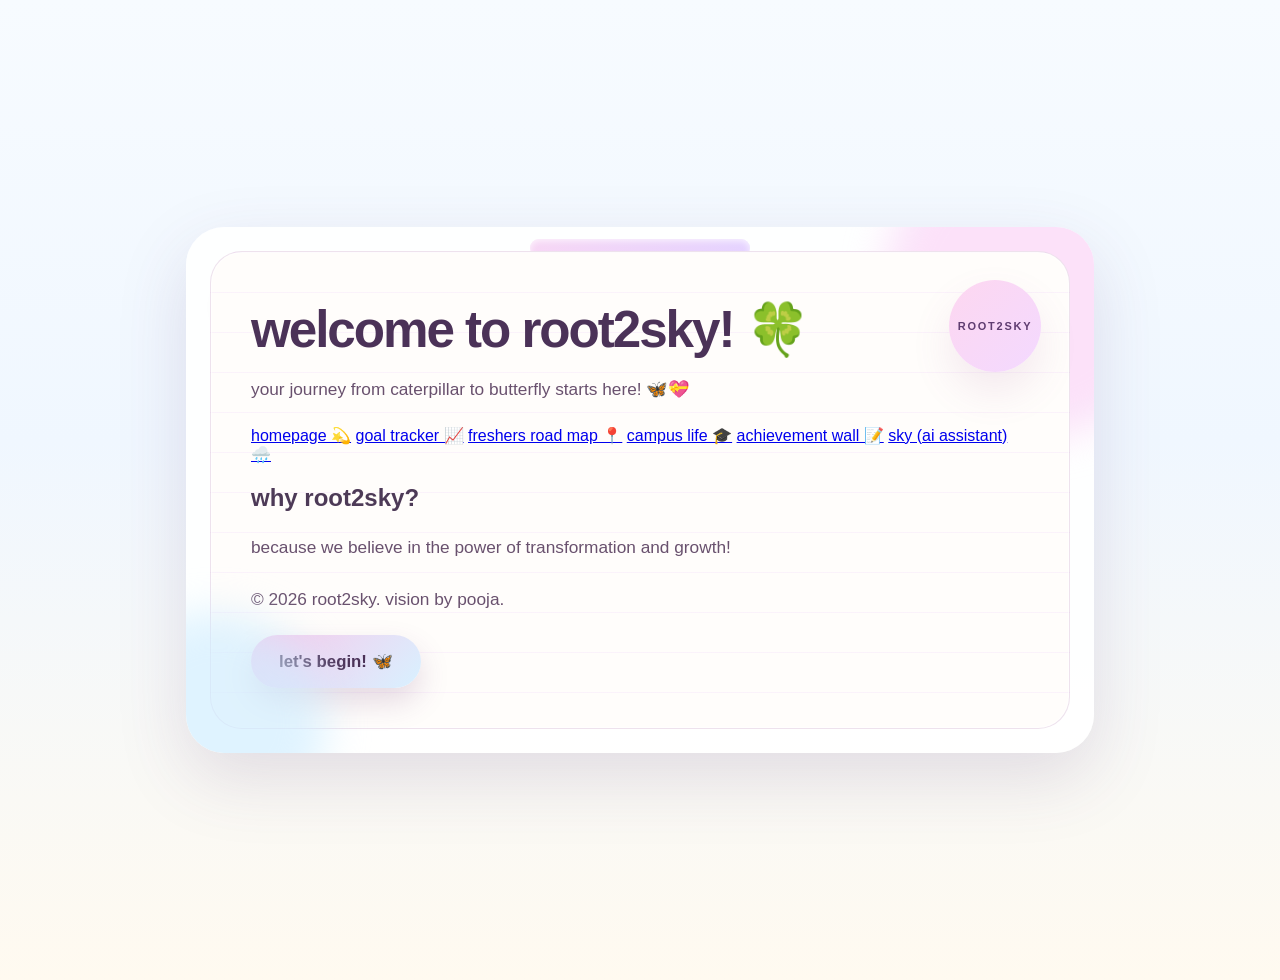
<file: index.html>
<!DOCTYPE html>
<html lang="en">
  <head>
    <meta charset="UTF-8">
    <meta name="viewport" content="width=device-width, initial-scale=1.0">
    <title>root2sky 🍀</title>
    <link rel="icon" type="image/x-icon" href="/favicon.ico">
    <link rel="stylesheet" type="text/css" href="style.css">
    <link href="https://fonts.googleapis.com/css2?family=Cinzel:wght@700&display=swap" rel="stylesheet">
  </head>
  <body>
    <div class="page-shell">
      <main class="hero-card">
        <div class="binder-top"></div>
        <div class="sticky-tab"></div>
        <section class="striped-paper">
          <div class="circle-sticker">root2sky</div>
          <h1>welcome to root2sky! 🍀</h1>
          <p>your journey from caterpillar to butterfly starts here! 🦋💝</p>
          <nav>
            <a href="homepage.html">homepage 💫</a>
            <a href="goaltracker.html">goal tracker 📈</a>
            <a href="freshers road map .html">freshers road map 📍</a>
            <a href="campus life.html">campus life 🎓</a>
            <a href="achievement wall.html">achievement wall 📝</a>
            <a href="sky.html">sky (ai assistant) 🌧️</a>
          </nav>
          <section class="mission">
            <h2>why root2sky?</h2>
            <p>because we believe in the power of transformation and growth!</p>
          </section>
          <footer>
            <p>© 2026 root2sky. vision by pooja.</p>
            <a href="homepage.html"><button>let's begin! 🦋</button></a>
          </footer>
        </section>
      </main>
    </div>
  </body>
</html>
</file>
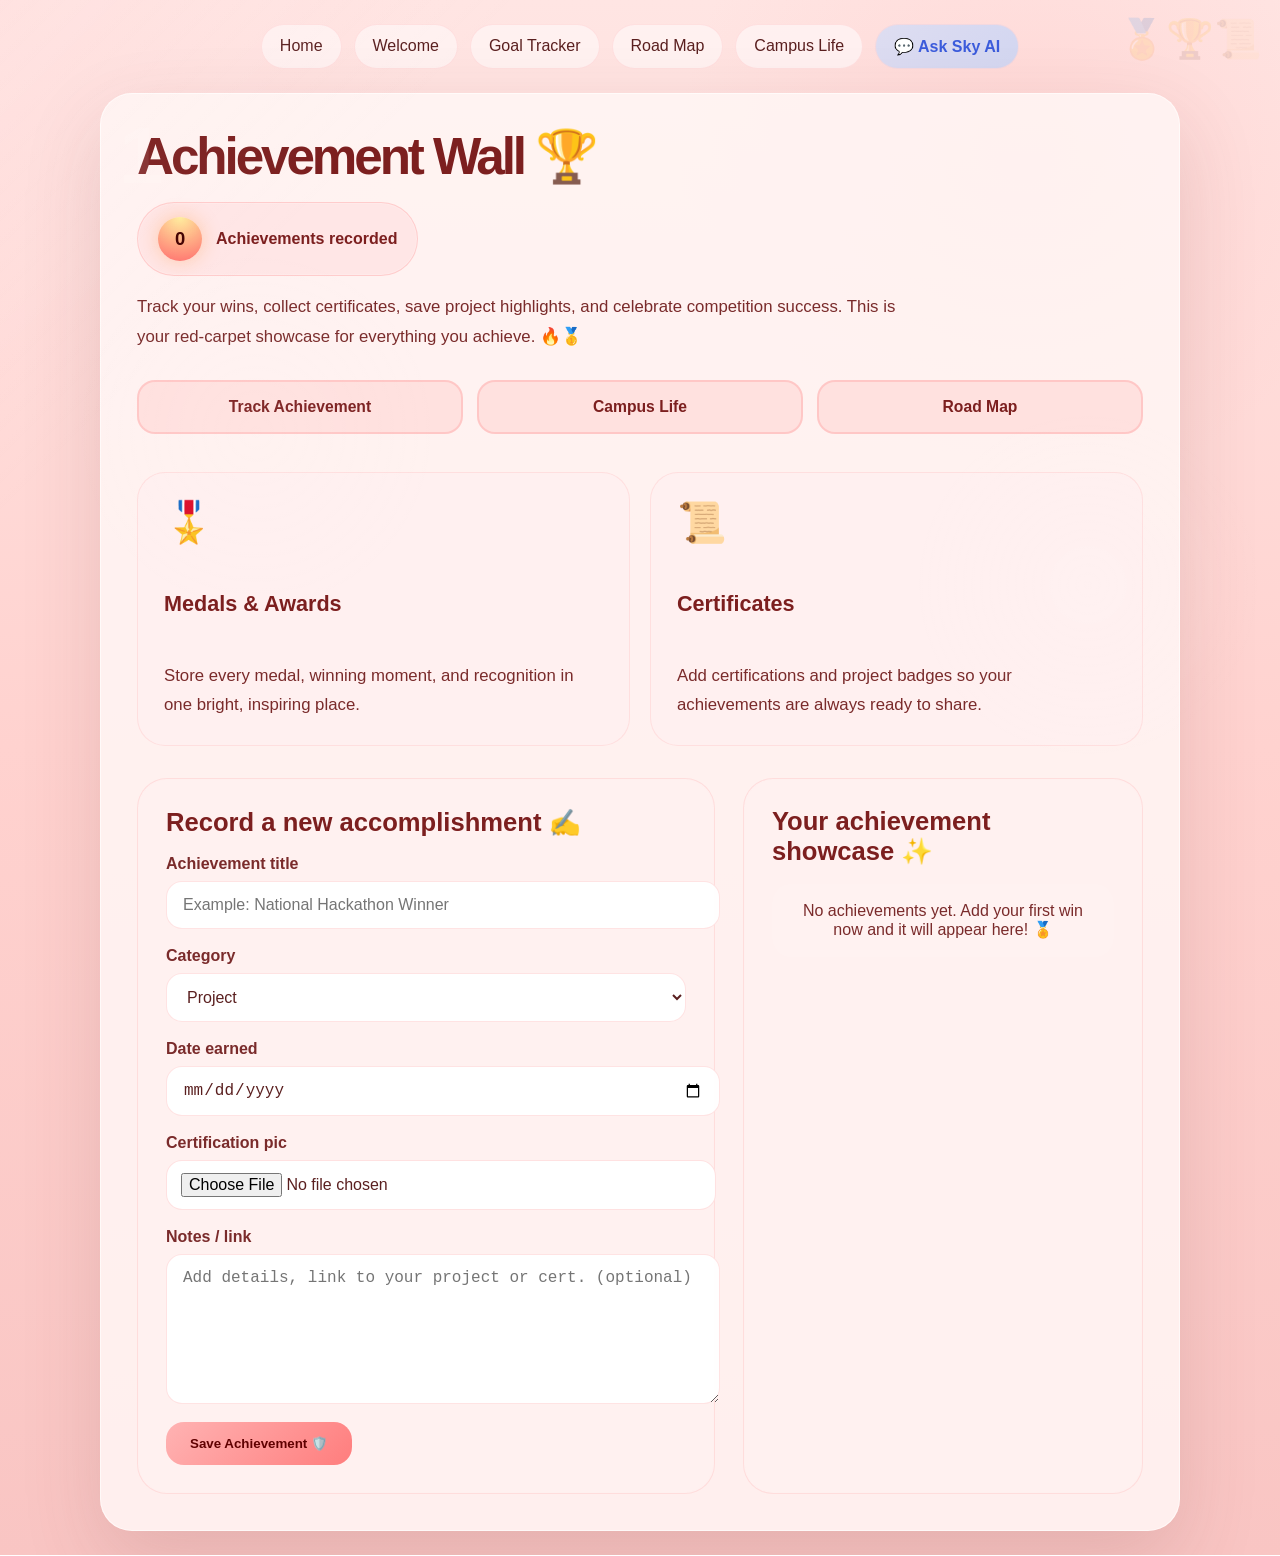
<file: achievement wall.html>
<!DOCTYPE html>
<html lang="en">
<head>
  <meta charset="UTF-8">
  <meta name="viewport" content="width=device-width, initial-scale=1.0">
  <title>Achievement Wall 🏆</title>
  <style>
    body {
      margin: 0;
      font-family: 'Arial', sans-serif;
      min-height: 100vh;
      color: #5a1f1f;
      background: radial-gradient(circle at top left, rgba(255, 215, 215, 0.35), transparent 22%),
                  radial-gradient(circle at 80% 10%, rgba(255, 182, 182, 0.25), transparent 20%),
                  linear-gradient(180deg, #ffe5e3 0%, #ffd2cf 48%, #f9c5c3 100%);
      overflow-x: hidden;
    }
    body::before {
      content: '🏅🏆📜';
      position: fixed;
      top: 16px;
      right: 18px;
      font-size: 2.4rem;
      opacity: 0.14;
      pointer-events: none;
    }
    body::after {
      content: '';
      position: fixed;
      inset: 0;
      background-image: radial-gradient(circle at 20% 48%, rgba(255,255,255,0.06), transparent 16%),
                        radial-gradient(circle at 85% 65%, rgba(255,255,255,0.08), transparent 14%),
                        linear-gradient(135deg, rgba(255,255,255,0.08) 0%, transparent 24%);
      pointer-events: none;
    }
    .page-shell {
      max-width: 1080px;
      margin: 0 auto;
      padding: 24px;
    }
    .nav-links {
      display: flex;
      flex-wrap: wrap;
      gap: 12px;
      justify-content: center;
      margin-bottom: 24px;
    }
    .nav-links a {
      color: #5a1f1f;
      text-decoration: none;
      background: rgba(255, 242, 242, 0.9);
      padding: 12px 18px;
      border-radius: 999px;
      border: 1px solid rgba(255,215,215,0.7);
      transition: transform 0.2s ease, background 0.2s ease;
    }
    .nav-links a:hover {
      transform: translateY(-2px);
      background: rgba(255, 255, 255, 0.2);
    }
    .hero-card {
      background: rgba(255, 245, 244, 0.88);
      border: 1px solid rgba(255,255,255,0.6);
      border-radius: 32px;
      padding: 36px;
      box-shadow: 0 30px 80px rgba(117, 61, 61, 0.16);
      position: relative;
      overflow: hidden;
    }
    .hero-card::before {
      content: '1';
      position: absolute;
      top: 16px;
      left: 18px;
      font-size: 5rem;
      color: rgba(255, 255, 255, 0.08);
      font-weight: 900;
    }
    .hero-card h1 {
      margin: 0;
      font-size: clamp(2.6rem, 4vw, 3.8rem);
      line-height: 1.05;
      letter-spacing: -0.06em;
      color: #7c1f1f;
    }
    .hero-card p {
      margin: 16px 0 0;
      font-size: 1.05rem;
      line-height: 1.8;
      color: #7a2b2b;
      max-width: 760px;
    }
    .achievement-score {
      margin-top: 18px;
      display: inline-flex;
      align-items: center;
      gap: 14px;
      padding: 14px 20px;
      border-radius: 999px;
      background: rgba(255,230,230,0.95);
      border: 1px solid rgba(255,198,198,0.8);
      color: #7c1f1f;
      font-weight: 700;
      box-shadow: inset 0 0 0 1px rgba(255,255,255,0.14);
      animation: glow 2.6s ease-in-out infinite;
    }
    .achievement-score .count {
      display: inline-flex;
      align-items: center;
      justify-content: center;
      min-width: 44px;
      height: 44px;
      border-radius: 50%;
      background: radial-gradient(circle at top, #ffef9d, #ff6d6d);
      color: #430000;
      font-size: 1.15rem;
      box-shadow: 0 0 20px rgba(255, 125, 0, 0.28);
    }
    @keyframes glow {
      0%, 100% { box-shadow: inset 0 0 0 1px rgba(255,255,255,0.08), 0 0 18px rgba(255, 187, 85, 0.1); }
      50% { box-shadow: inset 0 0 0 1px rgba(255,255,255,0.08), 0 0 28px rgba(255, 187, 85, 0.22); }
    }
    .hero-actions {
      margin-top: 28px;
      display: grid;
      grid-template-columns: repeat(3, minmax(160px, 1fr));
      gap: 14px;
    }
    .hero-actions a {
      display: inline-flex;
      justify-content: center;
      align-items: center;
      gap: 8px;
      padding: 16px 18px;
      border-radius: 18px;
      text-decoration: none;
      font-weight: 800;
      font-size: 0.98rem;
      color: #7c1f1f;
      background: #ffe1df;
      border: 2px solid rgba(255, 167, 167, 0.45);
      transition: transform 0.2s ease, box-shadow 0.2s ease;
    }
    .hero-actions a:hover {
      transform: translateY(-3px);
      box-shadow: 0 18px 30px rgba(255, 135, 35, 0.24);
    }
    .decorations {
      display: grid;
      grid-template-columns: 1fr 1fr;
      gap: 20px;
      margin-top: 38px;
    }
    .decor-card {
      background: rgba(255,240,240,0.9);
      border: 1px solid rgba(255,215,215,0.7);
      border-radius: 28px;
      padding: 26px;
      min-height: 220px;
      display: flex;
      flex-direction: column;
      justify-content: space-between;
    }
    .decor-card h2 {
      margin: 0;
      font-size: 1.35rem;
      color: #7c1f1f;
    }
    .decor-card p {
      margin: 12px 0 0;
      color: #7a2b2b;
      line-height: 1.7;
    }
    .decor-card .icon {
      font-size: 2.5rem;
      margin-bottom: 12px;
    }
    .achievement-panel {
      margin-top: 32px;
      display: grid;
      grid-template-columns: 1.3fr 0.9fr;
      gap: 28px;
    }
    .form-card, .list-card {
      background: rgba(255,242,241,0.95);
      border: 1px solid rgba(255,215,215,0.8);
      border-radius: 30px;
      padding: 28px;
      box-shadow: inset 0 0 0 1px rgba(255, 225, 225, 0.14);
    }
    .form-card h2, .list-card h2 {
      margin: 0 0 18px;
      font-size: 1.6rem;
      color: #7c1f1f;
    }
    .achievement-form {
      display: grid;
      gap: 18px;
    }
    .achievement-form label {
      display: grid;
      gap: 8px;
      color: #7a2b2b;
      font-weight: 700;
    }
    .achievement-form input,
    .achievement-form select,
    .achievement-form textarea {
      width: 100%;
      border-radius: 16px;
      border: 1px solid rgba(255,215,215,0.7);
      background: rgba(255,255,255,0.95);
      color: #5a1f1f;
      padding: 14px 16px;
      font-size: 1rem;
      outline: none;
    }
    .achievement-form textarea { resize: vertical; min-height: 120px; }
    .achievement-form input[type="file"] {
      color: #5a1f1f;
      background: rgba(255,255,255,0.96);
      border: 1px solid rgba(255,215,215,0.75);
      padding: 12px 14px;
      border-radius: 16px;
    }
    .achievement-form button {
      width: fit-content;
      padding: 14px 24px;
      border: none;
      border-radius: 18px;
      background: linear-gradient(135deg,#ffb3b3,#ff7d7d);
      color: #600000;
      font-weight: 900;
      cursor: pointer;
      transition: transform 0.2s ease, box-shadow 0.2s ease;
    }
    .achievement-form button:hover {
      transform: translateY(-2px);
      box-shadow: 0 16px 30px rgba(255, 76, 76, 0.28);
    }
    .confetti-container {
      position: fixed;
      inset: 0;
      pointer-events: none;
      overflow: hidden;
      z-index: 50;
    }
    .confetti-piece {
      position: absolute;
      width: 10px;
      height: 10px;
      border-radius: 50%;
      opacity: 0;
      animation: confetti-fall 1.4s ease-out forwards;
    }
    @keyframes confetti-fall {
      0% {
        opacity: 1;
        transform: translateY(0) rotate(0deg);
      }
      100% {
        opacity: 0;
        transform: translateY(260px) rotate(720deg);
      }
    }
    .achievement-list {
      display: grid;
      gap: 18px;
    }
    .achievement-item {
      background: rgba(255,244,244,0.95);
      border: 1px solid rgba(255,210,210,0.7);
      border-radius: 24px;
      padding: 18px 22px;
      display: grid;
      gap: 10px;
    }
    .achievement-item img {
      width: 100%;
      max-height: 260px;
      object-fit: cover;
      border-radius: 18px;
      border: 1px solid rgba(255,255,255,0.18);
    }
    .achievement-item strong {
      display: block;
      font-size: 1.12rem;
      color: #5a1f1f;
    }
    .achievement-meta {
      display: flex;
      flex-wrap: wrap;
      gap: 10px;
      color: #7a2b2b;
      font-size: 0.95rem;
    }
    .achievement-row {
      color: #7a2b2b;
      line-height: 1.6;
    }
    .empty-state {
      padding: 18px;
      border-radius: 20px;
      background: rgba(255,255,255,0.08);
      color: #7a2b2b;
      text-align: center;
    }
    @media (max-width: 980px) {
      .achievement-panel { grid-template-columns: 1fr; }
      .hero-actions { grid-template-columns: 1fr; }
      .decorations { grid-template-columns: 1fr; }
    }
    @media (max-width: 620px) {
      .page-shell { padding: 16px; }
      .hero-card { padding: 24px; }
    }
  </style>
</head>
<body>
  <div class="page-shell">
    <div class="confetti-container" id="confettiContainer"></div>
    <div class="nav-links">
      <a href="index.html">Home</a>
      <a href="homepage.html">Welcome</a>
      <a href="goaltracker.html">Goal Tracker</a>
      <a href="freshers road map .html">Road Map</a>
      <a href="campus life.html">Campus Life</a>
      <a href="sky (ai assistant).html" style="background: linear-gradient(135deg, rgba(200, 220, 255, 0.6), rgba(180, 210, 255, 0.6)); color: #3b5bdb; font-weight: 700;">💬 Ask Sky AI</a>
    </div>
    <div class="hero-card">
      <h1>Achievement Wall 🏆</h1>
      <div class="achievement-score">
        <span class="count" id="achievementCount">0</span>
        <span>Achievements recorded</span>
      </div>
      <p>Track your wins, collect certificates, save project highlights, and celebrate competition success. This is your red-carpet showcase for everything you achieve. 🔥🥇</p>
      <div class="hero-actions">
        <a href="achievement wall.html">Track Achievement</a>
        <a href="campus life.html">Campus Life</a>
        <a href="freshers road map .html">Road Map</a>
      </div>
      <div class="decorations">
        <div class="decor-card">
          <div class="icon">🎖️</div>
          <h2>Medals & Awards</h2>
          <p>Store every medal, winning moment, and recognition in one bright, inspiring place.</p>
        </div>
        <div class="decor-card">
          <div class="icon">📜</div>
          <h2>Certificates</h2>
          <p>Add certifications and project badges so your achievements are always ready to share.</p>
        </div>
      </div>
      <div class="achievement-panel">
        <section class="form-card">
          <h2>Record a new accomplishment ✍️</h2>
          <form class="achievement-form" id="achievementForm">
            <label>
              Achievement title
              <input id="titleInput" type="text" placeholder="Example: National Hackathon Winner" required>
            </label>
            <label>
              Category
              <select id="categorySelect">
                <option value="Project">Project</option>
                <option value="Certificate">Certificate</option>
                <option value="Competition">Competition</option>
                <option value="Other">Other</option>
              </select>
            </label>
            <label>
              Date earned
              <input id="dateInput" type="date" required>
            </label>
            <label>
              Certification pic
              <input id="imageInput" type="file" accept="image/*">
            </label>
            <label>
              Notes / link
              <textarea id="notesInput" placeholder="Add details, link to your project or cert. (optional)"></textarea>
            </label>
            <button type="submit">Save Achievement 🛡️</button>
          </form>
        </section>
        <section class="list-card">
          <h2>Your achievement showcase ✨</h2>
          <div class="achievement-list" id="achievementList">
            <div class="empty-state">No achievements yet. Add your first win now and it will appear here! 🏅</div>
          </div>
        </section>
      </div>
    </div>
  </div>
  <script>
    const achievementForm = document.getElementById('achievementForm');
    const titleInput = document.getElementById('titleInput');
    const categorySelect = document.getElementById('categorySelect');
    const dateInput = document.getElementById('dateInput');
    const imageInput = document.getElementById('imageInput');
    const notesInput = document.getElementById('notesInput');
    const achievementCount = document.getElementById('achievementCount');
    const achievementList = document.getElementById('achievementList');
    const confettiContainer = document.getElementById('confettiContainer');
    const STORAGE_KEY = 'root2skyAchievementWall';

    function loadAchievements() {
      const stored = localStorage.getItem(STORAGE_KEY);
      return stored ? JSON.parse(stored) : [];
    }

    function saveAchievements(records) {
      localStorage.setItem(STORAGE_KEY, JSON.stringify(records));
    }

    function renderAchievements() {
      const achievements = loadAchievements();
      achievementCount.textContent = achievements.length;
      achievementList.innerHTML = '';
      if (!achievements.length) {
        achievementList.innerHTML = '<div class="empty-state">No achievements yet. Add your first win now and it will appear here! 🏅</div>';
        return;
      }
      achievements.sort((a,b) => new Date(b.date) - new Date(a.date));
      achievements.forEach(item => {
        const el = document.createElement('div');
        el.className = 'achievement-item';
        el.innerHTML = `
          <strong>${item.title}</strong>
          <div class="achievement-meta">🏷️ ${item.category} • 📅 ${item.date}</div>
          <div class="achievement-row">${item.notes ? item.notes : 'No extra notes provided.'}</div>
          ${item.image ? `<img src="${item.image}" alt="Certification pic">` : ''}
        `;
        achievementList.appendChild(el);
      });
    }

    function launchConfetti() {
      const colors = ['#ffd700', '#ff6b6b', '#ff9f1c', '#fff1c1', '#ff3864'];
      const count = 18;
      for (let i = 0; i < count; i++) {
        const confetti = document.createElement('div');
        confetti.className = 'confetti-piece';
        confetti.style.background = colors[Math.floor(Math.random() * colors.length)];
        confetti.style.left = `${Math.random() * 90 + 5}%`;
        confetti.style.top = '-12px';
        confetti.style.width = `${Math.random() * 8 + 8}px`;
        confetti.style.height = `${Math.random() * 8 + 8}px`;
        confetti.style.animationDuration = `${1.1 + Math.random() * 0.6}s`;
        confetti.style.transform = `rotate(${Math.random() * 360}deg)`;
        confettiContainer.appendChild(confetti);
        setTimeout(() => confetti.remove(), 1700);
      }
    }

    achievementForm.addEventListener('submit', event => {
      event.preventDefault();
      const title = titleInput.value.trim();
      const category = categorySelect.value;
      const date = dateInput.value;
      const notes = notesInput.value.trim();
      const imageFile = imageInput.files[0];
      if (!title || !date) return;
      const achievements = loadAchievements();
      const saveRecord = imageData => {
        achievements.push({ title, category, date, notes, image: imageData });
        saveAchievements(achievements);
        titleInput.value = '';
        dateInput.value = '';
        notesInput.value = '';
        imageInput.value = '';
        renderAchievements();
        launchConfetti();
      };
      if (imageFile) {
        const reader = new FileReader();
        reader.onload = () => saveRecord(reader.result);
        reader.readAsDataURL(imageFile);
      } else {
        saveRecord('');
      }
    });

    renderAchievements();
  </script>
</body>
</html>
</file>
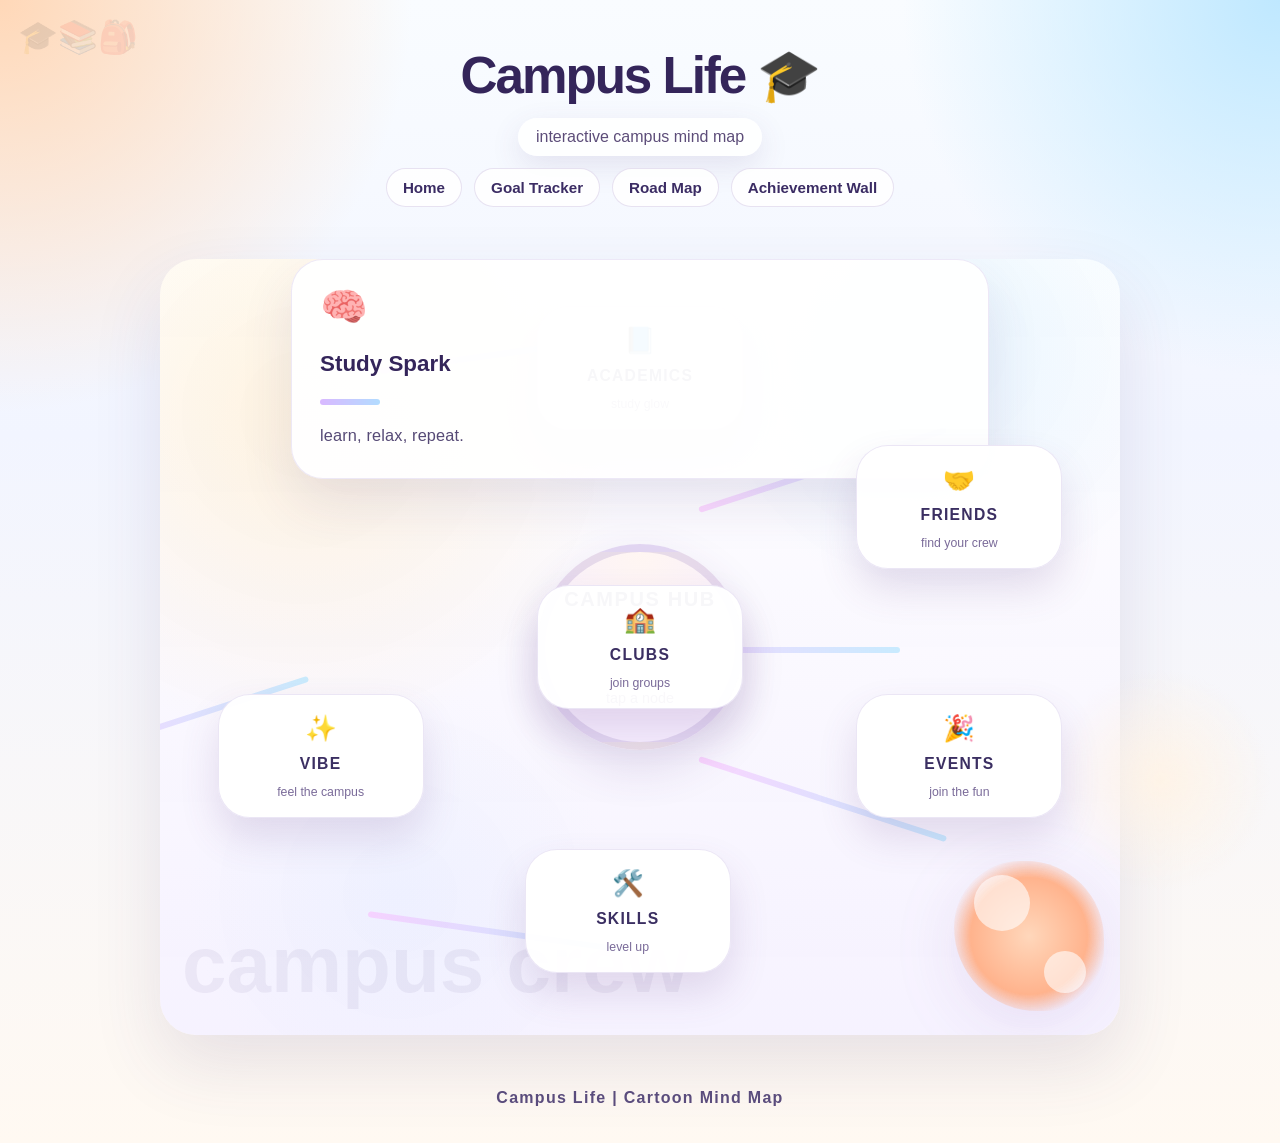
<file: campus life.html>
<!DOCTYPE html>
<html lang="en">
<head>
  <meta charset="UTF-8">
  <meta name="viewport" content="width=device-width, initial-scale=1.0">
  <title>Campus Life</title>
  <style>
    body {
      font-family: 'Arial', sans-serif;
      margin: 0;
      padding: 0;
      min-height: 100vh;
      background: radial-gradient(circle at top left, #ffd8b8 0%, transparent 24%),
                  radial-gradient(circle at top right, #bfe8ff 0%, transparent 22%),
                  linear-gradient(180deg, #f9fcff 0%, #f2f5ff 38%, #fff9f2 100%);
      color: #1b1536;
      overflow-x: hidden;
    }
    body::before {
      content: '🎓📚🎒';
      position: fixed;
      top: 18px;
      left: 18px;
      font-size: 2rem;
      opacity: 0.12;
      pointer-events: none;
    }
    body::after {
      content: '';
      position: fixed;
      bottom: 0;
      right: 0;
      width: 240px;
      height: 240px;
      background: radial-gradient(circle, rgba(255,243,229,0.9) 0%, transparent 65%);
      pointer-events: none;
    }
    header {
      display: grid;
      gap: 12px;
      padding: 46px 20px 28px;
      text-align: center;
      position: relative;
      z-index: 1;
    }
    header h1 {
      margin: 0;
      font-size: clamp(2.6rem, 4vw, 3.6rem);
      letter-spacing: -0.04em;
      color: #34255a;
    }
    .subtitle {
      display: inline-flex;
      align-items: center;
      justify-content: center;
      gap: 10px;
      font-size: 1rem;
      color: #5c4d79;
      background: rgba(255,255,255,0.88);
      border-radius: 999px;
      padding: 10px 18px;
      box-shadow: 0 10px 30px rgba(91, 68, 129, 0.12);
      margin: 0 auto;
      max-width: 560px;
    }
    .nav-links {
      display: inline-flex;
      flex-wrap: wrap;
      gap: 12px;
      justify-content: center;
      font-size: 0.95rem;
      color: #3b2c64;
    }
    .nav-links a {
      color: #3b2c64;
      text-decoration: none;
      font-weight: 700;
      background: rgba(255,255,255,0.86);
      padding: 10px 16px;
      border-radius: 999px;
      border: 1px solid rgba(128, 98, 175, 0.18);
      transition: transform 0.2s ease, background 0.2s ease;
    }
    .nav-links a:hover {
      transform: translateY(-2px);
      background: rgba(255,255,255,1);
    }
    main {
      max-width: 960px;
      margin: 0 auto 34px;
      padding: 0 20px;
    }
    .campus-map {
      position: relative;
      min-height: 680px;
      margin-top: 24px;
      border-radius: 36px;
      background: linear-gradient(180deg, rgba(255,255,255,0.94), rgba(245,241,255,0.92));
      box-shadow: 0 30px 70px rgba(74, 56, 119, 0.12);
      overflow: hidden;
      padding: 48px;
      display: grid;
      place-items: center;
    }
    .campus-map::before {
      content: '';
      position: absolute;
      inset: 0;
      background-image:
        radial-gradient(circle at 15% 20%, rgba(255,223,165,0.35) 0%, transparent 32%),
        radial-gradient(circle at 82% 12%, rgba(206,235,255,0.45) 0%, transparent 24%),
        radial-gradient(circle at 25% 82%, rgba(194,221,255,0.18) 0%, transparent 22%);
      pointer-events: none;
    }
    .campus-map::after {
      content: 'campus crew'
      attr(data-tag);
      position: absolute;
      left: 22px;
      bottom: 24px;
      font-size: 5rem;
      font-weight: 700;
      color: rgba(57, 35, 102, 0.06);
      pointer-events: none;
    }
    .center-hub {
      position: relative;
      width: 190px;
      height: 190px;
      border-radius: 50%;
      background: radial-gradient(circle at top, #fff6f2, #f7eeff 70%);
      border: 8px solid rgba(111, 81, 170, 0.16);
      display: grid;
      place-items: center;
      text-align: center;
      z-index: 2;
      box-shadow: 0 18px 45px rgba(83, 52, 128, 0.14);
      animation: float 6s ease-in-out infinite;
    }
    .center-hub strong {
      display: block;
      font-size: 1.25rem;
      color: #382f61;
      letter-spacing: 0.08em;
      text-transform: uppercase;
    }
    .center-hub span {
      display: block;
      margin-top: 8px;
      font-size: 0.9rem;
      color: #605385;
    }
    .branch {
      position: absolute;
      display: grid;
      place-items: center;
      pointer-events: none;
    }
    .branch::before {
      content: '';
      position: absolute;
      width: 260px;
      height: 6px;
      background: linear-gradient(90deg, rgba(252,185,255,0.9), rgba(158,223,255,0.9));
      border-radius: 999px;
      top: 50%;
      left: 50%;
      transform-origin: left center;
      opacity: 0.6;
    }
    .branch-academics { top: 6%; left: 50%; transform: translateX(-50%); }
    .branch-academics::before { transform: translateX(-100%) rotate(-8deg); }
    .branch-friends { top: 24%; right: 6%; }
    .branch-friends::before { transform: translateX(-100%) rotate(-18deg); }
    .branch-events { top: 56%; right: 6%; }
    .branch-events::before { transform: translateX(-100%) rotate(18deg); }
    .branch-skills { top: 76%; left: 38%; }
    .branch-skills::before { transform: translateX(-100%) rotate(8deg); }
    .branch-vibe { top: 56%; left: 6%; }
    .branch-vibe::before { transform: translateX(-100%) rotate(-18deg); }
    .campus-node {
      position: relative;
      width: 172px;
      padding: 18px 16px;
      border-radius: 32px;
      background: rgba(255,255,255,0.96);
      border: 1px solid rgba(129,98,190,0.16);
      box-shadow: 0 20px 38px rgba(104,68,134,0.16);
      display: grid;
      place-items: center;
      text-align: center;
      gap: 12px;
      cursor: pointer;
      transition: transform 0.25s ease, box-shadow 0.25s ease, background 0.25s ease;
      z-index: 3;
      pointer-events: auto;
    }
    .campus-node:hover {
      transform: translateY(-6px) scale(1.02);
      box-shadow: 0 28px 58px rgba(104,68,134,0.22);
      background: linear-gradient(180deg, rgba(255,255,255,0.98), rgba(244,238,255,0.96));
    }
    .campus-node .emoji {
      font-size: 1.6rem;
    }
    .campus-node strong {
      font-size: 0.98rem;
      text-transform: uppercase;
      letter-spacing: 0.08em;
      color: #3b2f62;
    }
    .campus-node .tip {
      font-size: 0.77rem;
      color: #6c5b8e;
      opacity: 0.9;
    }
    .bubble-wall {
      position: absolute;
      inset: 0;
      display: grid;
      align-items: end;
      justify-items: center;
      padding-bottom: 42px;
      pointer-events: none;
      gap: 20px;
    }
    .bubble {
      width: 100%;
      max-width: 640px;
      min-height: 170px;
      border-radius: 32px;
      background: rgba(255,255,255,0.96);
      border: 1px solid rgba(127,96,195,0.14);
      box-shadow: 0 24px 52px rgba(76, 60, 122, 0.12);
      padding: 24px 28px;
      display: grid;
      gap: 12px;
      transform: translateY(18px);
      opacity: 0;
      transition: transform 0.35s ease, opacity 0.35s ease;
      pointer-events: none;
      z-index: 1;
    }
    .bubble.active {
      opacity: 1;
      transform: translateY(0);
      pointer-events: auto;
    }
    .bubble .bubble-emoji {
      font-size: 2.4rem;
    }
    .bubble strong {
      font-size: 1.4rem;
      color: #34255a;
      margin: 0;
    }
    .bubble .line {
      width: 60px;
      height: 6px;
      border-radius: 999px;
      background: linear-gradient(90deg, #d9b8ff, #b2dcff);
    }
    .bubble .phrase {
      font-size: 1.02rem;
      color: #564a76;
      letter-spacing: 0.01em;
    }
    .campus-illustration {
      position: absolute;
      right: 16px;
      bottom: 24px;
      width: 150px;
      height: 150px;
      background: radial-gradient(circle, #ffd7bb 0%, #ffb38d 55%, transparent 75%);
      border-radius: 46% 54% 42% 58%;
      filter: drop-shadow(0 14px 32px rgba(134, 86, 177, 0.16));
      z-index: 0;
    }
    .campus-illustration::before,
    .campus-illustration::after {
      content: '';
      position: absolute;
      background: white;
      border-radius: 50%;
      opacity: 0.6;
    }
    .campus-illustration::before { width: 56px; height: 56px; top: 14px; left: 20px; }
    .campus-illustration::after { width: 42px; height: 42px; bottom: 18px; right: 18px; }
    .footer {
      text-align: center;
      padding: 20px 16px 36px;
      color: #5b4d7d;
      font-weight: 700;
      letter-spacing: 0.08em;
    }
    @keyframes float {
      0%, 100% { transform: translateY(0); }
      50% { transform: translateY(-10px); }
    }
    @media (max-width: 840px) {
      .campus-map { min-height: 760px; padding: 34px; }
      .branch-academics, .branch-friends, .branch-events, .branch-skills, .branch-vibe, .branch-clubs { left: 50% !important; right: auto !important; transform: translateX(-50%); }
      .branch-academics { top: 8%; }
      .branch-friends { top: 26%; }
      .branch-events { top: 44%; }
      .branch-skills { top: 62%; }
      .branch-vibe { top: 72%; }
      .branch-clubs { top: 84%; }
      .branch::before { width: 140px !important; transform: translateX(-100%) rotate(0deg) !important; }
    }
    @media (max-width: 620px) {
      header { padding: 30px 16px 18px; }
      .campus-map { min-height: 840px; padding: 24px; }
      .campus-node { width: 100%; max-width: 220px; }
      .campus-illustration { display: none; }
      .bubble { padding: 20px; }
    }
  </style>
</head>
<body>
  <header>
    <h1>Campus Life 🎓</h1>
    <div class="subtitle">interactive campus mind map</div>
    <div class="nav-links">
      <a href="homepage.html">Home</a>
      <a href="goaltracker.html">Goal Tracker</a>
      <a href="freshers road map .html">Road Map</a>
      <a href="achievement wall.html">Achievement Wall</a>
    </div>
  </header>
  <main>
    <div class="campus-map">
      <div class="center-hub">
        <strong>Campus Hub</strong>
        <span>tap a node</span>
      </div>

      <div class="branch branch-academics">
        <div class="campus-node" data-target="bubble-academics">
          <div class="emoji">📘</div>
          <strong>Academics</strong>
          <div class="tip">study glow</div>
        </div>
      </div>
      <div class="branch branch-friends">
        <div class="campus-node" data-target="bubble-friends">
          <div class="emoji">🤝</div>
          <strong>Friends</strong>
          <div class="tip">find your crew</div>
        </div>
      </div>
      <div class="branch branch-events">
        <div class="campus-node" data-target="bubble-events">
          <div class="emoji">🎉</div>
          <strong>Events</strong>
          <div class="tip">join the fun</div>
        </div>
      </div>
      <div class="branch branch-skills">
        <div class="campus-node" data-target="bubble-skills">
          <div class="emoji">🛠️</div>
          <strong>Skills</strong>
          <div class="tip">level up</div>
        </div>
      </div>
      <div class="branch branch-clubs">
        <div class="campus-node" data-target="bubble-clubs">
          <div class="emoji">🏫</div>
          <strong>Clubs</strong>
          <div class="tip">join groups</div>
        </div>
      </div>
      <div class="branch branch-vibe">
        <div class="campus-node" data-target="bubble-vibe">
          <div class="emoji">✨</div>
          <strong>Vibe</strong>
          <div class="tip">feel the campus</div>
        </div>
      </div>

      <div class="bubble-wall">
        <div class="bubble active" id="bubble-academics">
          <div class="bubble-emoji">🧠</div>
          <strong>Study Spark</strong>
          <div class="line"></div>
          <div class="phrase">learn, relax, repeat.</div>
        </div>
        <div class="bubble" id="bubble-friends">
          <div class="bubble-emoji">💬</div>
          <strong>Friend Zone</strong>
          <div class="line"></div>
          <div class="phrase">meet, laugh, connect.</div>
        </div>
        <div class="bubble" id="bubble-events">
          <div class="bubble-emoji">🎈</div>
          <strong>Event Dash</strong>
          <div class="line"></div>
          <div class="phrase">party, explore, glow.</div>
        </div>
        <div class="bubble" id="bubble-skills">
          <div class="bubble-emoji">🧩</div>
          <strong>Skill Boost</strong>
          <div class="line"></div>
          <div class="phrase">create, code, craft.</div>
        </div>
        <div class="bubble" id="bubble-clubs">
          <div class="bubble-emoji">🎯</div>
          <strong>Club Pulse</strong>
          <div class="line"></div>
          <div class="phrase">team up, grow, lead.</div>
        </div>
        <div class="bubble" id="bubble-vibe">
          <div class="bubble-emoji">🌟</div>
          <strong>Good Vibes</strong>
          <div class="line"></div>
          <div class="phrase">chill, dream, shine.</div>
        </div>
      </div>
      <div class="campus-illustration"></div>
    </div>
  </main>
  <div class="footer">Campus Life | Cartoon Mind Map</div>
  <script>
    const nodes = document.querySelectorAll('.campus-node');
    const bubbles = document.querySelectorAll('.bubble');
    nodes.forEach(node => {
      node.addEventListener('click', () => {
        const target = node.dataset.target;
        bubbles.forEach(bubble => {
          bubble.classList.toggle('active', bubble.id === target);
        });
      });
    });
  </script>
</body>
</html>
</file>
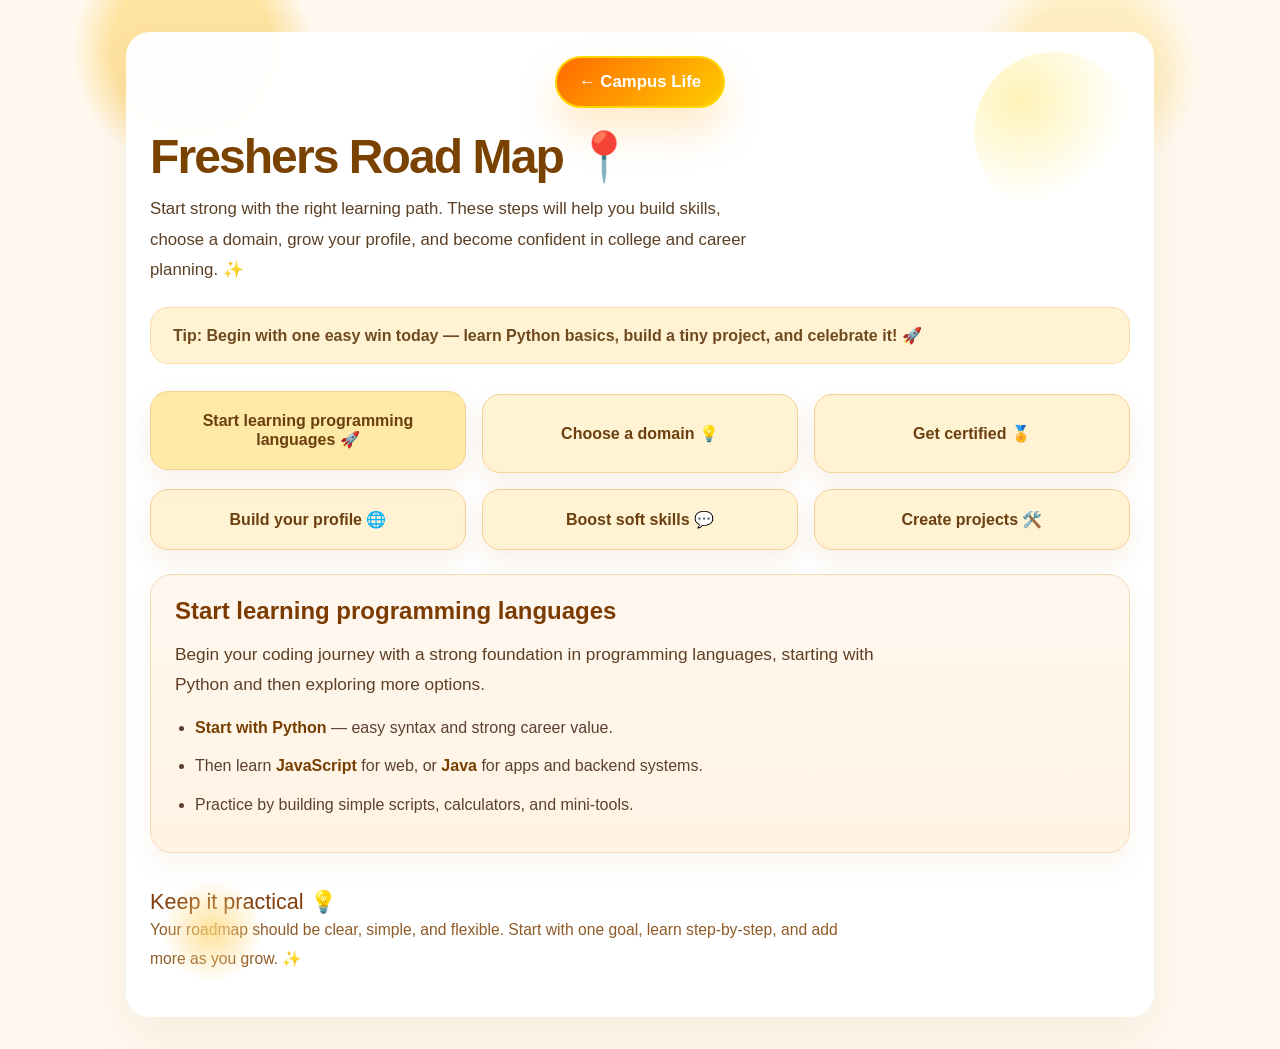
<file: freshers road map .html>
<!DOCTYPE html>
<html lang="en">
<head>
  <meta charset="UTF-8">
  <meta name="viewport" content="width=device-width, initial-scale=1.0">
  <title>Fresher's Road Map • root2sky</title>
  <link rel="stylesheet" href="style.css">
  <style>
    body { margin:0; font-family:'Segoe UI',sans-serif; background:#fff9f0; color:#3d2b18; position:relative; overflow-x:hidden; }
    body::before { content:''; position:fixed; top:0; left:0; right:0; height:180px; background: radial-gradient(circle at 15% 50px, rgba(255,221,141,0.8) 0 80px, transparent 120px), radial-gradient(circle at 85% 70px, rgba(255,234,177,0.7) 0 70px, transparent 110px); pointer-events:none; }
    body::after { content:''; position:fixed; top:80px; left:0; right:0; height:260px; background-image: url("data:image/svg+xml;utf8,<svg xmlns='http://www.w3.org/2000/svg' viewBox='0 0 300 260'><g fill='%23ffd680' opacity='0.2'><path d='M52 34c6-8 22-16 34-11 12 5 22 22 14 34-8 12-25 16-36 10-11-6-17-21-12-33z'/><path d='M218 56c8-6 24-8 32 2 8 10 4 26-6 34-10 8-26 6-34-4-8-10-6-22 8-32z'/><path d='M160 140c10-14 32-20 46-12 14 8 18 30 10 44-8 14-30 18-44 10-14-8-18-26-12-42z'/><path d='M80 190c12-10 28-12 40-4 12 8 16 24 8 36-8 12-28 16-40 8-12-8-16-22-8-40z'/></g><g fill='#ffba72'><path d='M24 90l24-12 18 10-12 18-30-6z'/><path d='M260 120l22-14 16 16-14 22-24-10z'/><path d='M120 200l28-20 18 24-16 20-30-10z'/><path d='M190 72l18-12 14 18-18 16-16-10z'/></g><g fill='#f5c068' stroke='%23f7b24e' stroke-width='3'><circle cx='70' cy='140' r='18'/><circle cx='240' cy='170' r='16'/><path d='M90 56l22-14 20 22-20 24-22-18z'/><path d='M40 210l16-20 22 14-18 24-20-18z'/></g></svg>"); background-repeat: repeat-x; background-size: 320px 260px; opacity:0.35; pointer-events:none; }
    .roadmap-shell { max-width:980px; margin:32px auto; padding:24px; background:rgba(255,255,255,0.97); border-radius:24px; box-shadow:0 20px 50px rgba(134, 86, 24, 0.08); position:relative; z-index:1; }
    .roadmap-shell::before { content:''; position:absolute; top:20px; right:20px; width:160px; height:160px; border-radius:50%; background:radial-gradient(circle at 30% 30%, rgba(255,241,171,0.95), transparent 65%); opacity:0.9; pointer-events:none; }
    .roadmap-shell::after { content:''; position:absolute; bottom:20px; left:20px; width:120px; height:120px; border-radius:30px; background:radial-gradient(circle at 55% 45%, rgba(255,216,124,0.95), transparent 55%); opacity:0.8; pointer-events:none; }
    .top-links { display:flex; flex-wrap:wrap; gap:12px; margin-bottom:24px; justify-content:center; }
    .top-links a {
      color:#ffffff;
      text-decoration:none;
      font-weight:900;
      background: linear-gradient(135deg, #ff6a00, #ffcc00);
      padding:14px 22px;
      border-radius:999px;
      border:2px solid #ffd700;
      box-shadow: 0 22px 40px rgba(255, 154, 0, 0.22);
      transition: transform 0.2s ease, box-shadow 0.2s ease, background 0.2s ease;
      font-size:1.05rem;
    }
    .top-links a:hover {
      transform: translateY(-2px);
      background: linear-gradient(135deg, #ff9f24, #ffde5e);
      box-shadow: 0 26px 50px rgba(255, 166, 0, 0.28);
    }
    .roadmap-hero { display:flex; align-items:flex-start; justify-content:space-between; gap:22px; flex-wrap:wrap; }
    .roadmap-hero h1 { margin:0; font-size:3rem; line-height:1.05; letter-spacing:-0.04em; color:#7a4200; }
    .roadmap-hero p { margin:12px 0 0; max-width:610px; font-size:1.05rem; line-height:1.8; color:#5c3f24; }
    .roadmap-note { margin-top:22px; padding:18px 22px; border-radius:18px; background:#fff3d4; border:1px solid #fedca8; color:#6f4a1f; font-weight:700; }
    .roadmap-list { margin-top:30px; display:grid; gap:18px; }
    .mind-map { margin-top:30px; display:grid; grid-template-columns:repeat(3, minmax(180px, 1fr)); gap:16px; text-align:center; }
    .mind-node { border-radius:18px; border:1px solid #f5d195; background:#fff3d4; color:#6b3f0f; padding:20px 18px; font-size:1rem; font-weight:800; cursor:pointer; box-shadow:0 10px 24px rgba(178,109,24,0.1); transition:transform 0.18s ease, background 0.2s ease; }
    .mind-node:hover, .mind-node.active { transform:translateY(-3px); background:#ffe9a6; }
    .node-details { margin-top:24px; }
    .node-panel { display:none; padding:22px 24px; border-radius:22px; background:linear-gradient(180deg,#fff8f0,#fff3e3); border:1px solid #f6d8b4; box-shadow:0 12px 24px rgba(191,125,45,0.08); }
    .node-panel.active { display:block; }
    .node-panel h2 { margin:0 0 14px; font-size:1.5rem; color:#7c3b00; }
    .node-panel p { margin:0 12px 0 0; color:#5e3f24; line-height:1.75; }
    .node-panel ul { margin:14px 0 0 20px; padding:0; color:#5b4030; line-height:1.8; }
    .node-panel li { margin-bottom:10px; }
    .node-panel strong { color:#763f00; }
    .roadmap-section-title { margin-top:36px; color:#813f0d; font-size:1.35rem; }
    .tagline { color:#8f5b26; font-size:0.98rem; }
    @media (max-width:780px) { .roadmap-hero{ flex-direction:column; } .roadmap-shell{ margin:20px 16px; padding:20px; } }
  </style>
</head>
<body>
  <div class="roadmap-shell">
    <div class="top-links">
      <a href="campus life.html">← Campus Life</a>
    </div>
    <div class="roadmap-hero">
      <div>
        <h1>Freshers Road Map 📍</h1>
        <p>Start strong with the right learning path. These steps will help you build skills, choose a domain, grow your profile, and become confident in college and career planning. ✨</p>
      </div>
    </div>

    <div class="roadmap-note">Tip: Begin with one easy win today — learn Python basics, build a tiny project, and celebrate it! 🚀</div>

    <div class="mind-map">
      <button class="mind-node" data-target="node1">Start learning programming languages 🚀</button>
      <button class="mind-node" data-target="node2">Choose a domain 💡</button>
      <button class="mind-node" data-target="node3">Get certified 🏅</button>
      <button class="mind-node" data-target="node4">Build your profile 🌐</button>
      <button class="mind-node" data-target="node5">Boost soft skills 💬</button>
      <button class="mind-node" data-target="node6">Create projects 🛠️</button>
    </div>

    <div class="node-details">
      <article id="node1" class="node-panel">
        <h2>Start learning programming languages</h2>
        <p>Begin your coding journey with a strong foundation in programming languages, starting with Python and then exploring more options.</p>
        <ul>
          <li><strong>Start with Python</strong> — easy syntax and strong career value.</li>
          <li>Then learn <strong>JavaScript</strong> for web, or <strong>Java</strong> for apps and backend systems.</li>
          <li>Practice by building simple scripts, calculators, and mini-tools.</li>
        </ul>
      </article>
      <article id="node2" class="node-panel hidden">
        <h2>Choose a domain that excites you</h2>
        <p>Decide which area makes you curious and focus your learning there.</p>
        <ul>
          <li><strong>AI/ML</strong> — good for data, prediction, and smart systems.</li>
          <li><strong>Cyber Security</strong> — learn to protect networks and apps.</li>
          <li><strong>IoT</strong> — connect devices and create smart products.</li>
          <li><strong>Cloud Computing</strong> — build and deploy apps on AWS, Azure, or Google Cloud.</li>
        </ul>
      </article>
      <article id="node3" class="node-panel hidden">
        <h2>Join courses and earn certificates</h2>
        <p>Structured courses help you learn clearly, and certificates tell others you finished real work.</p>
        <ul>
          <li>Take crash courses or beginner certifications in Python, AI, cloud, or security.</li>
          <li>Use Coursera, Udemy, Campus workshops, or free platform content.</li>
          <li>Finish each course with a small project to lock in learning.</li>
        </ul>
      </article>
      <article id="node4" class="node-panel hidden">
        <h2>Build your professional profile</h2>
        <p>Create a strong online presence and join communities to grow your network.</p>
        <ul>
          <li><strong>Build a LinkedIn profile</strong> with your projects, certificates, and skills.</li>
          <li>Join clubs, developer communities, and college groups.</li>
          <li>Participate in hackathons and workshops to build experience.</li>
        </ul>
      </article>
      <article id="node5" class="node-panel hidden">
        <h2>Practice communication and soft skills</h2>
        <p>Soft skills make your technical knowledge easier to share and more valuable.</p>
        <ul>
          <li>Work on your resume, cover letters, and interview answers.</li>
          <li>Practice presentations, teamwork, and online communication.</li>
          <li>Learn a foreign language for global opportunities.</li>
        </ul>
      </article>
      <article id="node6" class="node-panel hidden">
        <h2>Create simple projects</h2>
        <p>Projects are the best proof of your learning. Keep them simple, but finish them.</p>
        <ul>
          <li>Build mini apps, websites, or scripts using Python or JavaScript.</li>
          <li>Show projects on GitHub and LinkedIn.</li>
          <li>Use what you learned in your chosen domain to make each project meaningful.</li>
        </ul>
      </article>
    </div>

    <div class="roadmap-section-title">Keep it practical 💡</div>
    <p class="tagline">Your roadmap should be clear, simple, and flexible. Start with one goal, learn step-by-step, and add more as you grow. ✨</p>
  </div>

  <script>
    document.addEventListener('DOMContentLoaded', () => {
      const nodes = document.querySelectorAll('.mind-node');
      const panels = document.querySelectorAll('.node-panel');
      function activate(id) {
        nodes.forEach(node => node.classList.toggle('active', node.dataset.target === id));
        panels.forEach(panel => panel.classList.toggle('active', panel.id === id));
      }
      nodes.forEach(node => {
        node.addEventListener('click', () => activate(node.dataset.target));
      });
      if (nodes.length) activate(nodes[0].dataset.target);
    });
  </script>
</body>
</html>
</file>
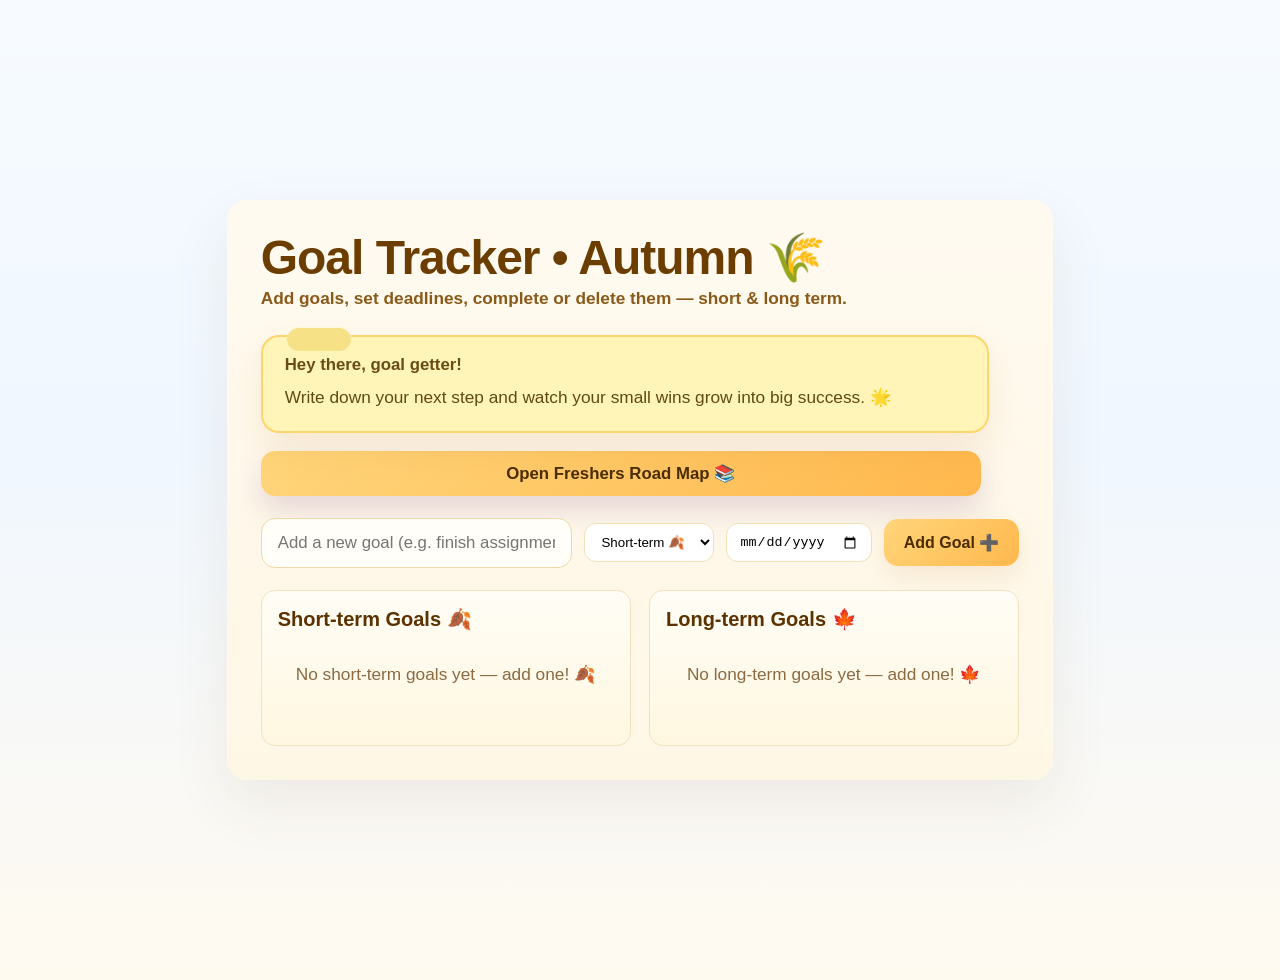
<file: goaltracker.html>
<!DOCTYPE html>
<html lang="en">
<head>
  <meta charset="utf-8">
  <meta name="viewport" content="width=device-width,initial-scale=1">
  <title>Goal Tracker • root2sky</title>
  <link rel="stylesheet" href="style.css">
  <style>
    /* Autumn yellow theme */
    .goal-shell { max-width:960px; margin:48px auto; padding:34px; border-radius:20px; background:linear-gradient(180deg,#fffaf0,#fff7e6); box-shadow:0 24px 60px rgba(104,70,20,0.08); }
    .goal-header { display:flex; align-items:center; gap:18px; justify-content:space-between; flex-wrap:wrap }
    .goal-header h1{ margin:0; color:#6b3e00; font-size:3rem; font-weight:900; letter-spacing:-1px }
    .goal-header p{ margin:0; color:#8a5a1a; font-weight:700 }
    .goal-form { margin-top:22px; display:flex; gap:12px; flex-wrap:wrap; align-items:center }
    .sticky-note { margin-top:20px; padding:18px 22px; background:#fff5b8; border:2px solid #ffd66b; border-radius:18px; box-shadow: 0 16px 35px rgba(182,118,24,0.12); max-width:680px; font-size:1rem; color:#6a4d12; position:relative; }
    .sticky-note::before { content: ''; position:absolute; top:-10px; left:24px; width:64px; height:24px; background:#f7e187; border-radius:12px; box-shadow: inset 0 1px 0 rgba(255,255,255,0.7); }
    .sticky-note strong { display:block; font-size:1.05rem; margin-bottom:8px; }
    .sticky-note p { margin:0; line-height:1.7; color:#5f4a14; }
    .goal-form input[type="text"]{ flex:1; padding:14px 16px; border-radius:14px; border:1px solid #f0d8a8; background:#fffef8; font-size:1.05rem }
    .goal-form select, .goal-form input[type="date"]{ padding:10px 12px; border-radius:12px; border:1px solid #f1e0b8; background:#fff }
    .goal-form button{ padding:14px 20px; border-radius:14px; background:linear-gradient(135deg,#ffd57a,#ffb84d); border:none; color:#4b2b00; font-weight:900; font-size:1rem; cursor:pointer; box-shadow:0 10px 26px rgba(180,110,30,0.12) }
    .goals-grid{ display:grid; grid-template-columns:1fr 1fr; gap:18px; margin-top:22px }
    .goals-column{ background:linear-gradient(180deg,#fffdf6,#fff7e0); padding:16px; border-radius:14px; border:1px solid #f3e1be }
    .goals-column h2{ margin:0 0 8px; font-size:1.25rem; color:#5b3200 }
    #shortList, #longList{ margin-top:10px; list-style:none; padding:0 }
    .goal-item{ display:flex; align-items:center; gap:14px; padding:12px; border-radius:12px; background:linear-gradient(180deg,#fffdf7,#fff8ea); border:1px solid #f6e7c8; margin-bottom:12px }
    .goal-item .emoji{ font-size:26px }
    .goal-main{ flex:1 }
    .goal-text{ font-weight:900; color:#4a2b00; font-size:1.02rem }
    .goal-deadline{ font-size:0.9rem; color:#7a4f1a }
    .goal-actions button{ background:transparent; border:none; font-size:18px; cursor:pointer; padding:6px; border-radius:8px }
    .goal-item.done{ opacity:0.6; text-decoration:line-through }
    .empty{ color:#8b6a42; text-align:center; padding:18px }
    @media (max-width:880px){ .goals-grid{ grid-template-columns:1fr } .goal-header h1{ font-size:2.4rem } }
  </style>
</head>
<body>
  <div class="page-shell">
    <main class="goal-shell">
      <header class="goal-header">
        <div>
          <h1>Goal Tracker • Autumn 🌾</h1>
          <p>Add goals, set deadlines, complete or delete them — short & long term.</p>
        </div>
      </header>

      <div class="sticky-note">
        <strong>Hey there, goal getter!</strong>
        <p>Write down your next step and watch your small wins grow into big success. 🌟</p>
      </div>

      <div style="margin-top:18px; display:grid; gap:12px; max-width:720px;">
        <a href="freshers road map .html"><button type="button" style="width:100%; padding:12px 20px; border-radius:14px; border:none; background:linear-gradient(135deg,#ffd57a,#ffb84d); color:#4a2d04; font-weight:900; cursor:pointer;">Open Freshers Road Map 📚</button></a>
      </div>

      <form class="goal-form" id="goalForm">
        <input id="goalInput" type="text" placeholder="Add a new goal (e.g. finish assignment)" aria-label="Goal">
        <select id="categorySelect" aria-label="Category">
          <option value="short">Short-term 🍂</option>
          <option value="long">Long-term 🍁</option>
        </select>
        <input id="deadlineInput" type="date" aria-label="Deadline">
        <button id="addGoalBtn" type="submit">Add Goal ➕</button>
      </form>

      <div class="goals-grid">
        <section class="goals-column">
          <h2>Short-term Goals 🍂</h2>
          <ul id="shortList"></ul>
        </section>
        <section class="goals-column">
          <h2>Long-term Goals 🍁</h2>
          <ul id="longList"></ul>
        </section>
      </div>
    </main>
  </div>

  <script src="script.js"></script>
</body>
</html>
</file>
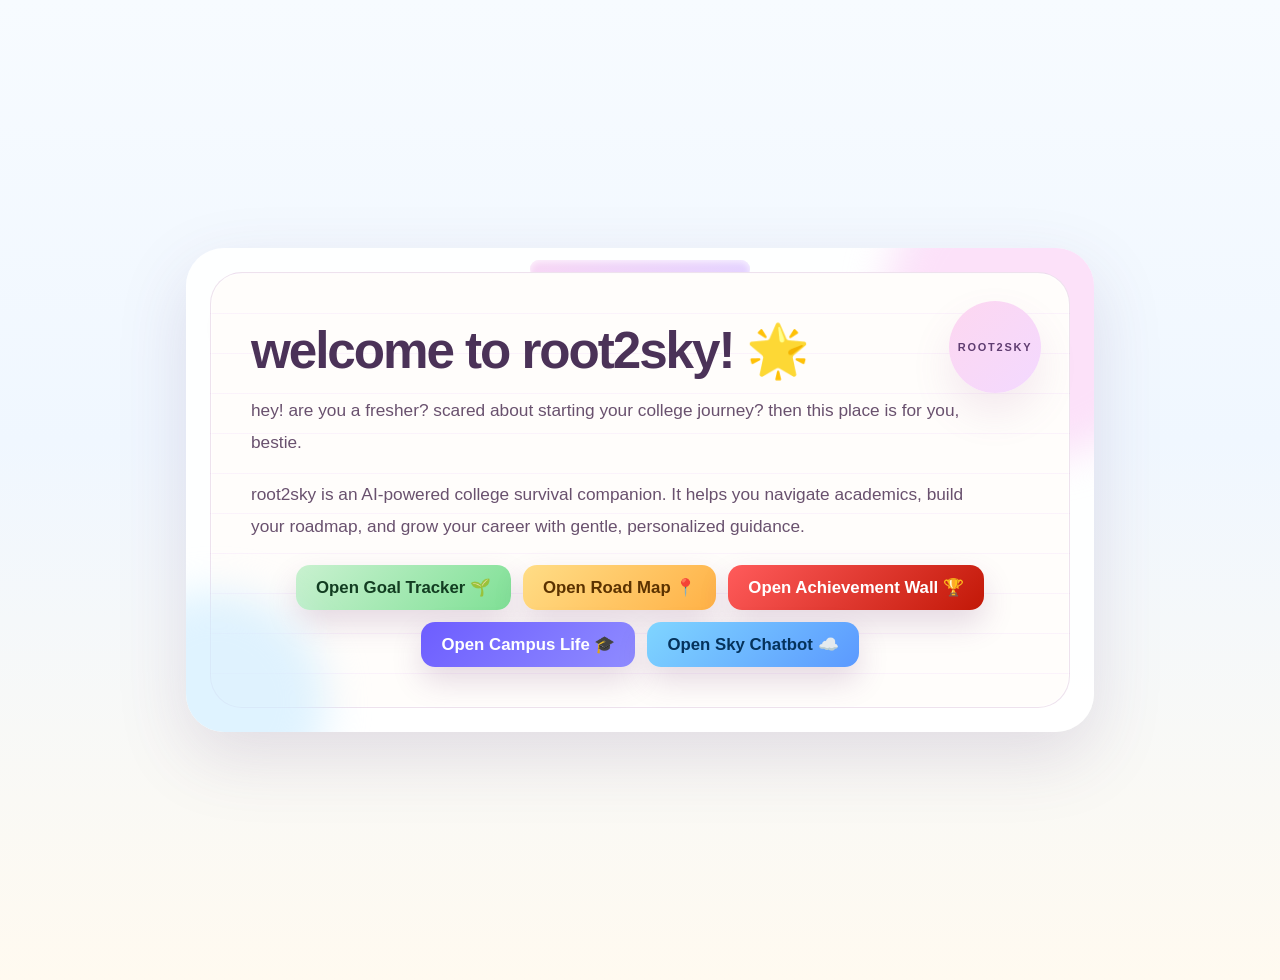
<file: homepage.html>
<!DOCTYPE html>
<html lang="en">
<head>
  <meta charset="UTF-8">
  <meta name="viewport" content="width=device-width, initial-scale=1.0">
  <title>HOME PAGE! 💫</title>
  <link rel="stylesheet" href="style.css">
</head>
<body>
  <div class="page-shell">
    <main class="hero-card">
      <div class="binder-top"></div>
      <div class="sticky-tab"></div>
      <section class="striped-paper">
        <div class="circle-sticker">root2sky</div>
        <h1>welcome to root2sky! 🌟</h1>
        <p>hey! are you a fresher? scared about starting your college journey? then this place is for you, bestie.</p>
        <p>root2sky is an AI-powered college survival companion. It helps you navigate academics, build your roadmap, and grow your career with gentle, personalized guidance.</p>
        <div style="margin-top:22px; display:flex; gap:12px; flex-wrap:wrap; justify-content:center;">
          <a href="goaltracker.html"><button style="padding:12px 20px;border-radius:14px;background:linear-gradient(135deg,#c9f1d0,#7fe095);border:none;color:#123d21;font-weight:700;">Open Goal Tracker 🌱</button></a>
          <a href="freshers road map .html"><button style="padding:12px 20px;border-radius:14px;background:linear-gradient(135deg,#ffdd86,#ffb146);border:none;color:#5b3200;font-weight:700;">Open Road Map 📍</button></a>
          <a href="achievement wall.html"><button style="padding:12px 20px;border-radius:14px;background:linear-gradient(135deg,#ff5b5b,#c21807);border:none;color:#ffffff;font-weight:700;">Open Achievement Wall 🏆</button></a>
          <a href="campus life.html"><button style="padding:12px 20px;border-radius:14px;background:linear-gradient(135deg,#6d5dff,#8f8cff);border:none;color:#ffffff;font-weight:700;">Open Campus Life 🎓</button></a>
          <a href="sky (ai assistant).html"><button style="padding:12px 20px;border-radius:14px;background:linear-gradient(135deg,#7fd5ff,#5b99ff);border:none;color:#05325b;font-weight:700;">Open Sky Chatbot ☁️</button></a>
        </div>
      </section>
    </main>
  </div>
</body>
</html>
</file>
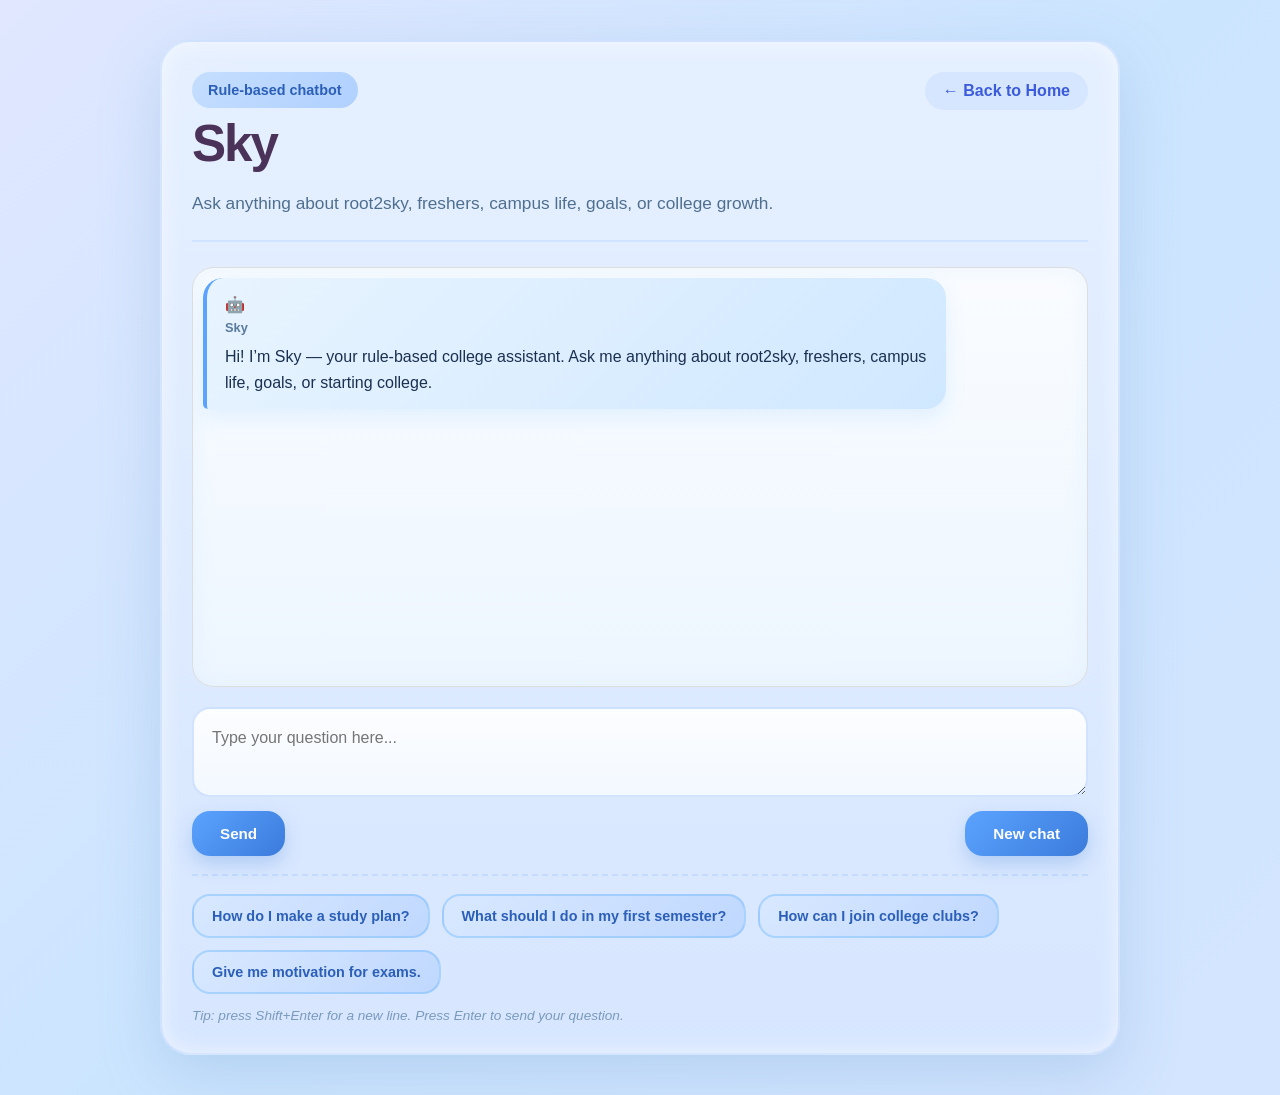
<file: sky (ai assistant).html>
<!DOCTYPE html>
<html lang="en">
<head>
  <meta charset="UTF-8">
  <meta name="viewport" content="width=device-width,initial-scale=1.0">
  <title>Sky • root2sky AI Assistant</title>
  <link rel="stylesheet" href="style.css">
  <style>
    * { box-sizing: border-box; }
    body { 
      background: linear-gradient(135deg, #e0e7ff 0%, #cce5ff 50%, #d4e5ff 100%);
      color: #2d3e50; 
      font-family: 'Segoe UI', Tahoma, Geneva, Verdana, sans-serif;
      margin: 0;
      min-height: 100vh;
      padding: 20px 0;
    }
    .page-shell { 
      max-width: 1000px; 
      margin: 0 auto; 
      padding: 20px;
    }
    .chat-shell { 
      background: linear-gradient(180deg, rgba(230, 240, 255, 0.95) 0%, rgba(215, 230, 255, 0.95) 100%);
      border-radius: 30px; 
      padding: 30px; 
      box-shadow: 0 20px 60px rgba(100, 150, 200, 0.25), inset 0 0 20px rgba(255, 255, 255, 0.6);
      backdrop-filter: blur(20px);
      border: 2px solid rgba(200, 220, 255, 0.5);
    }
    .top-bar { 
      display: flex; 
      align-items: flex-start;
      justify-content: space-between;
      flex-wrap: wrap; 
      gap: 20px; 
      margin-bottom: 25px;
      padding: 0 0 20px 0;
      border-bottom: 2px solid rgba(180, 210, 255, 0.4);
    }
    .header-content { display: flex; align-items: center; gap: 20px; }
    .robot-container { 
      width: 80px; 
      height: 80px; 
      display: flex;
      align-items: center;
      justify-content: center;
      position: relative;
    }
    .robot { 
      font-size: 60px;
      animation: float 3s ease-in-out infinite, rotate 20s linear infinite;
    }
    @keyframes float { 0%, 100% { transform: translateY(0px); } 50% { transform: translateY(-15px); } }
    @keyframes rotate { 0% { transform: rotateZ(0deg); } 100% { transform: rotateZ(360deg); } }
    .robot::before {
      content: '';
      position: absolute;
      width: 90px;
      height: 90px;
      border: 3px solid rgba(100, 180, 255, 0.3);
      border-radius: 50%;
      animation: pulse 2s ease-in-out infinite;
    }
    @keyframes pulse { 0%, 100% { transform: scale(1); opacity: 0.5; } 50% { transform: scale(1.1); opacity: 0.2; } }
    .header-text h1 { 
      margin: 0; 
      font-size: 2.5rem; 
      background: linear-gradient(135deg, #3b5bdb 0%, #6b7bff 100%);
      -webkit-background-clip: text;
      -webkit-text-fill-color: transparent;
      background-clip: text;
      letter-spacing: -0.02em;
      font-weight: 800;
    }
    .header-text p { 
      margin: 8px 0 0; 
      color: #5a7a9e;
      font-size: 0.95rem;
      max-width: 500px;
    }
    .badge { 
      display: inline-flex; 
      align-items: center; 
      gap: 8px; 
      background: linear-gradient(135deg, #c5deff 0%, #b0d0ff 100%);
      color: #2b5fb8;
      padding: 10px 16px; 
      border-radius: 999px; 
      font-size: 0.9rem; 
      font-weight: 700;
      margin-bottom: 10px;
    }
    .top-bar a { 
      color: #3b5bdb; 
      font-weight: 700; 
      text-decoration: none;
      padding: 10px 18px;
      background: rgba(180, 210, 255, 0.3);
      border-radius: 20px;
      transition: all 0.3s ease;
    }
    .top-bar a:hover { 
      background: rgba(180, 210, 255, 0.6);
      transform: translateX(-5px);
    }
    .chat-box { 
      min-height: 420px; 
      border: 2px solid rgba(150, 190, 255, 0.4);
      border-radius: 22px; 
      background: linear-gradient(180deg, rgba(255, 255, 255, 0.8) 0%, rgba(240, 248, 255, 0.8) 100%);
      padding: 25px; 
      overflow-y: auto; 
      display: flex; 
      flex-direction: column; 
      gap: 14px;
      box-shadow: inset 0 0 20px rgba(200, 230, 255, 0.3);
    }
    .chat-box::-webkit-scrollbar { width: 8px; }
    .chat-box::-webkit-scrollbar-track { background: rgba(180, 210, 255, 0.1); border-radius: 10px; }
    .chat-box::-webkit-scrollbar-thumb { background: linear-gradient(180deg, #a8d0ff 0%, #80c0ff 100%); border-radius: 10px; }
    .message { 
      max-width: 85%; 
      line-height: 1.6; 
      position: relative;
      word-wrap: break-word;
    }
    .message .sender { 
      display: block; 
      font-size: 0.8rem; 
      margin-bottom: 6px; 
      font-weight: 700; 
      color: #5a7a9e;
    }
    .message.user { 
      align-self: flex-end; 
      background: linear-gradient(135deg, #b8d8ff 0%, #95c8ff 100%);
      color: #1a3050;
      border-radius: 20px 20px 5px 20px; 
      padding: 14px 18px;
      box-shadow: 0 8px 20px rgba(80, 140, 220, 0.2);
      font-weight: 500;
    }
    .message.sky { 
      align-self: flex-start; 
      background: linear-gradient(135deg, #e8f4ff 0%, #d0e8ff 100%);
      color: #1a3050;
      border-radius: 20px 20px 20px 5px; 
      padding: 14px 18px;
      box-shadow: 0 8px 20px rgba(100, 180, 255, 0.15);
      border-left: 4px solid #5ba3ff;
    }
    .message.sky::before {
      content: '🤖';
      margin-right: 8px;
    }
    .message.typing { 
      align-self: flex-start; 
      background: linear-gradient(135deg, #d4e8ff 0%, #b8dcff 100%);
      color: #3b5bdb; 
      border-radius: 18px; 
      padding: 12px 16px; 
      font-style: italic;
      border-left: 4px solid #5ba3ff;
    }
    .message span.dots { 
      display: inline-block; 
      width: 5px; 
      height: 5px; 
      margin: 0 2px; 
      border-radius: 50%; 
      background: #3b5bdb; 
      animation: blink 1.4s infinite;
    }
    .message span.dots:nth-child(2) { animation-delay: 0.2s; }
    .message span.dots:nth-child(3) { animation-delay: 0.4s; }
    .warning-message {
      background: linear-gradient(135deg, #ffe8d8 0%, #ffd4b8 100%);
      color: #d94a2a;
      border-left-color: #ff9a4d;
    }
    .chat-input { 
      display: grid; 
      gap: 14px; 
      margin-top: 20px;
    }
    .chat-input textarea { 
      width: 100%; 
      min-height: 90px; 
      max-height: 150px;
      padding: 16px 18px; 
      border-radius: 18px; 
      border: 2px solid rgba(150, 190, 255, 0.4);
      resize: vertical;
      font-size: 1rem; 
      line-height: 1.6; 
      font-family: inherit; 
      color: #1a3050;
      background: linear-gradient(180deg, rgba(255, 255, 255, 0.9) 0%, rgba(245, 250, 255, 0.9) 100%);
      transition: all 0.3s ease;
    }
    .chat-input textarea:focus {
      outline: none;
      border-color: rgba(100, 180, 255, 0.7);
      box-shadow: 0 0 15px rgba(100, 180, 255, 0.2);
    }
    .chat-input-controls { 
      display: flex; 
      align-items: center; 
      justify-content: space-between; 
      gap: 12px;
      flex-wrap: wrap;
    }
    .chat-input button, .chat-action { 
      padding: 14px 28px; 
      border: none; 
      border-radius: 18px; 
      background: linear-gradient(135deg, #5ba3ff 0%, #3b7bdb 100%);
      color: #fff; 
      font-weight: 700;
      font-size: 0.95rem;
      cursor: pointer; 
      transition: all 0.3s ease;
      box-shadow: 0 8px 20px rgba(80, 140, 220, 0.3);
    }
    .chat-input button:hover, .chat-action:hover { 
      background: linear-gradient(135deg, #70b8ff 0%, #4a8bdb 100%);
      transform: translateY(-2px);
      box-shadow: 0 12px 28px rgba(80, 140, 220, 0.4);
    }
    .chat-input button:active { transform: translateY(0); }
    .chat-action { 
      background: linear-gradient(135deg, #c8e0ff 0%, #b0d0ff 100%);
      color: #3b5bdb;
      box-shadow: 0 8px 20px rgba(100, 180, 255, 0.2);
    }
    .chat-action:hover { 
      background: linear-gradient(135deg, #d8e8ff 0%, #c0d8ff 100%);
    }
    .suggestions { 
      display: flex; 
      flex-wrap: wrap; 
      gap: 12px; 
      margin-top: 18px;
      padding-top: 18px;
      border-top: 2px dashed rgba(150, 190, 255, 0.3);
    }
    .suggestions-label {
      width: 100%;
      font-size: 0.85rem;
      font-weight: 700;
      color: #5a7a9e;
      margin: 0 0 5px 0;
    }
    .suggestion { 
      padding: 12px 18px; 
      border-radius: 18px; 
      background: linear-gradient(135deg, #d8e8ff 0%, #c0d8ff 100%);
      border: 2px solid rgba(100, 180, 255, 0.4);
      color: #2b5fb8; 
      cursor: pointer; 
      transition: all 0.3s ease;
      font-size: 0.9rem;
      font-weight: 600;
    }
    .suggestion:hover { 
      background: linear-gradient(135deg, #c0d8ff 0%, #a8c8ff 100%);
      border-color: rgba(100, 180, 255, 0.8);
      transform: translateY(-3px);
      box-shadow: 0 6px 16px rgba(100, 180, 255, 0.25);
    }
    .hint { 
      margin-top: 14px; 
      color: #7a9abc; 
      font-size: 0.85rem;
      font-style: italic;
    }
    .error-badge {
      background: rgba(255, 100, 80, 0.1);
      color: #d94a2a;
      padding: 10px 14px;
      border-radius: 10px;
      margin-top: 10px;
      font-size: 0.9rem;
    }
    @keyframes blink { 
      0%, 100% { opacity: 0.3; } 
      50% { opacity: 1; } 
    }
    @media (max-width: 720px) { 
      .top-bar { flex-direction: column; align-items: flex-start; }
      .chat-box { min-height: 350px; }
      .message { max-width: 95%; }
      .header-text h1 { font-size: 1.8rem; }
      .robot { font-size: 50px; }
      .robot::before { width: 70px; height: 70px; }
    }
  </style>
</head>
<body>
  <div class="page-shell">
    <div class="chat-shell">
      <div class="top-bar">
        <div>
          <div class="badge">Rule-based chatbot</div>
          <h1>Sky</h1>
          <p style="margin:6px 0 0; color:#4f6f8f;">Ask anything about root2sky, freshers, campus life, goals, or college growth.</p>
        </div>
        <a href="homepage.html">← Back to Home</a>
      </div>

      <div id="chat-box" class="chat-box">
        <div class="message sky">
          <span class="sender">Sky</span>
          Hi! I’m Sky — your rule-based college assistant. Ask me anything about root2sky, freshers, campus life, goals, or starting college.
        </div>
      </div>

      <div class="chat-input">
        <textarea id="userInput" placeholder="Type your question here..." aria-label="Message to Sky"></textarea>
        <div class="chat-input-controls">
          <button id="sendBtn" type="button">Send</button>
          <button id="resetBtn" type="button" class="chat-action">New chat</button>
        </div>
      </div>
      <div class="suggestions" id="suggestions">
        <div class="suggestion">How do I make a study plan?</div>
        <div class="suggestion">What should I do in my first semester?</div>
        <div class="suggestion">How can I join college clubs?</div>
        <div class="suggestion">Give me motivation for exams.</div>
      </div>
      <div class="hint">Tip: press Shift+Enter for a new line. Press Enter to send your question.</div>
    </div>
  </div>

  <script src="script.js"></script>
  <script>
    const chatBox = document.getElementById('chat-box');
    const userInput = document.getElementById('userInput');
    const sendBtn = document.getElementById('sendBtn');
    const resetBtn = document.getElementById('resetBtn');
    const suggestions = document.getElementById('suggestions');
    let typingMessage = null;

    function appendMessage(text, sender, label) {
      const el = document.createElement('div');
      el.className = 'message ' + sender;
      if (label) {
        const senderSpan = document.createElement('span');
        senderSpan.className = 'sender';
        senderSpan.textContent = label;
        el.appendChild(senderSpan);
      }
      const textNode = document.createTextNode(text);
      el.appendChild(textNode);
      chatBox.appendChild(el);
      chatBox.scrollTop = chatBox.scrollHeight;
      return el;
    }

    function showTyping() {
      typingMessage = appendMessage('Sky is typing...', 'typing');
    }

    function hideTyping() {
      if (typingMessage) {
        typingMessage.remove();
        typingMessage = null;
      }
    }

    function resetChat() {
      chatBox.innerHTML = '';
      appendMessage('Hi! I’m Sky — your AI college assistant. Ask me anything about root2sky, freshers, campus life, goals, or starting college.', 'sky', 'Sky');
      userInput.value = '';
      userInput.focus();
    }

    function reply(message) {
      const userText = message.trim();
      if (!userText) return;
      appendMessage(userText, 'user', 'You');
      userInput.value = '';
      userInput.focus();
      sendBtn.disabled = true;
      resetBtn.disabled = true;
      showTyping();

      setTimeout(() => {
        hideTyping();
        const replyText = getBotResponse(userText);
        appendMessage(replyText, 'sky', 'Sky');
        sendBtn.disabled = false;
        resetBtn.disabled = false;
      }, 550);
    }

    function sendMessage() {
      reply(userInput.value);
    }

    sendBtn.addEventListener('click', sendMessage);
    resetBtn.addEventListener('click', resetChat);

    userInput.addEventListener('keydown', (event) => {
      if (event.key === 'Enter' && !event.shiftKey) {
        event.preventDefault();
        sendMessage();
      }
    });

    suggestions.addEventListener('click', (event) => {
      if (event.target.classList.contains('suggestion')) {
        reply(event.target.textContent);
      }
    });
  </script>
</body>
</html>
</file>
<file: style.css>
body {
  margin: 0;
  min-height: 100vh;
  font-family: 'Segoe UI', sans-serif;
  /* soft sky base */
  background: linear-gradient(180deg, #f7fbff 0%, #f0f7ff 45%, #fffaf0 100%);
  color: #4d3a57;
  position: relative;
  overflow-x: hidden;
}

/* soft cloud layer removed */

/* bottom plant decoration removed */

.page-shell {
  min-height: 100vh;
  display: flex;
  align-items: center;
  justify-content: center;
  padding: 40px 24px;
  position: relative;
  z-index: 1;
}

.hero-card {
  position: relative;
  width: 100%;
  max-width: 860px;
  padding: 24px;
  border-radius: 38px;
  background: rgba(255, 255, 255, 0.95);
  box-shadow: 0 25px 70px rgba(97, 60, 112, 0.15);
  overflow: hidden;
}

.hero-card::before,
.hero-card::after {
  content: '';
  position: absolute;
  border-radius: 50%;
  filter: blur(20px);
}

.hero-card::before {
  width: 300px;
  height: 300px;
  top: -90px;
  right: -90px;
  background: rgba(249, 200, 245, 0.55);
}

.hero-card::after {
  width: 220px;
  height: 220px;
  bottom: -80px;
  left: -80px;
  background: rgba(206, 237, 255, 0.65);
}

.binder-top {
  position: absolute;
  top: 12px;
  left: 50%;
  transform: translateX(-50%);
  width: 220px;
  height: 18px;
  background: linear-gradient(90deg, #f7d7f5, #e5d3ff);
  border-radius: 12px;
  box-shadow: inset 0 2px 6px rgba(255,255,255,0.7);
}

.sticky-tab {
  position: absolute;
  top: 54px;
  left: 36px;
  width: 88px;
  height: 30px;
  background: linear-gradient(135deg, #ffeddf, #ffd5e8);
  border-radius: 16px 16px 6px 6px;
  box-shadow: 0 8px 18px rgba(94, 55, 105, 0.12);
}

.striped-paper {
  position: relative;
  padding: 52px 40px 40px;
  border-radius: 32px;
  background: #fffdfb;
  border: 1px solid rgba(183, 138, 193, 0.24);
  box-shadow: inset 0 0 0 1px rgba(255,255,255,0.7);
  background-image:
    linear-gradient(rgba(232, 196, 245, 0.18) 1px, transparent 1px);
  background-size: 100% 2.5rem;
}

.circle-sticker {
  position: absolute;
  top: 28px;
  right: 28px;
  width: 92px;
  height: 92px;
  border-radius: 50%;
  display: grid;
  place-items: center;
  text-transform: uppercase;
  letter-spacing: 0.16em;
  font-size: 11px;
  font-weight: 700;
  color: #5f3d71;
  background: linear-gradient(135deg, #fdd7f0, #f3d9ff);
  box-shadow: 0 20px 40px rgba(165, 87, 148, 0.12);
}

h1 {
  margin: 0 0 18px;
  font-size: clamp(2.5rem, 4vw, 4rem);
  line-height: 1.02;
  letter-spacing: -0.04em;
  color: #4b3258;
}

p {
  margin: 0 0 20px;
  max-width: 720px;
  font-size: 1.08rem;
  line-height: 1.85;
  color: #69516e;
}

button {
  display: inline-flex;
  align-items: center;
  justify-content: center;
  padding: 16px 28px;
  border: none;
  border-radius: 999px;
  background: linear-gradient(135deg, #f9c8ea, #d8f1ff);
  color: #4b3258;
  font-size: 1.05rem;
  font-weight: 700;
  box-shadow: 0 14px 30px rgba(109, 56, 118, 0.18);
  cursor: pointer;
  transition: transform 0.2s ease, box-shadow 0.2s ease;
}

button:hover {
  transform: translateY(-2px);
  box-shadow: 0 18px 34px rgba(109, 56, 118, 0.24);
}

@media (max-width: 620px) {
  .hero-card {
    padding: 20px;
  }

  .striped-paper {
    padding: 36px 26px 30px;
  }

  .circle-sticker {
    width: 72px;
    height: 72px;
    top: 22px;
    right: 22px;
    font-size: 10px;
  }
}
#chat-container {
    width: 350px;
    margin: 20px auto;
    border: 1px solid #ccc;
    padding: 15px;
    border-radius: 10px;
}

#chat-box {
    height: 300px;
    overflow-y: auto;
    border: 1px solid #ddd;
    padding: 10px;
    margin-bottom: 10px;
}

.user {
    color: blue;
    margin: 5px 0;
}

.bot {
    color: green;
    margin: 5px 0;
}
</file>
